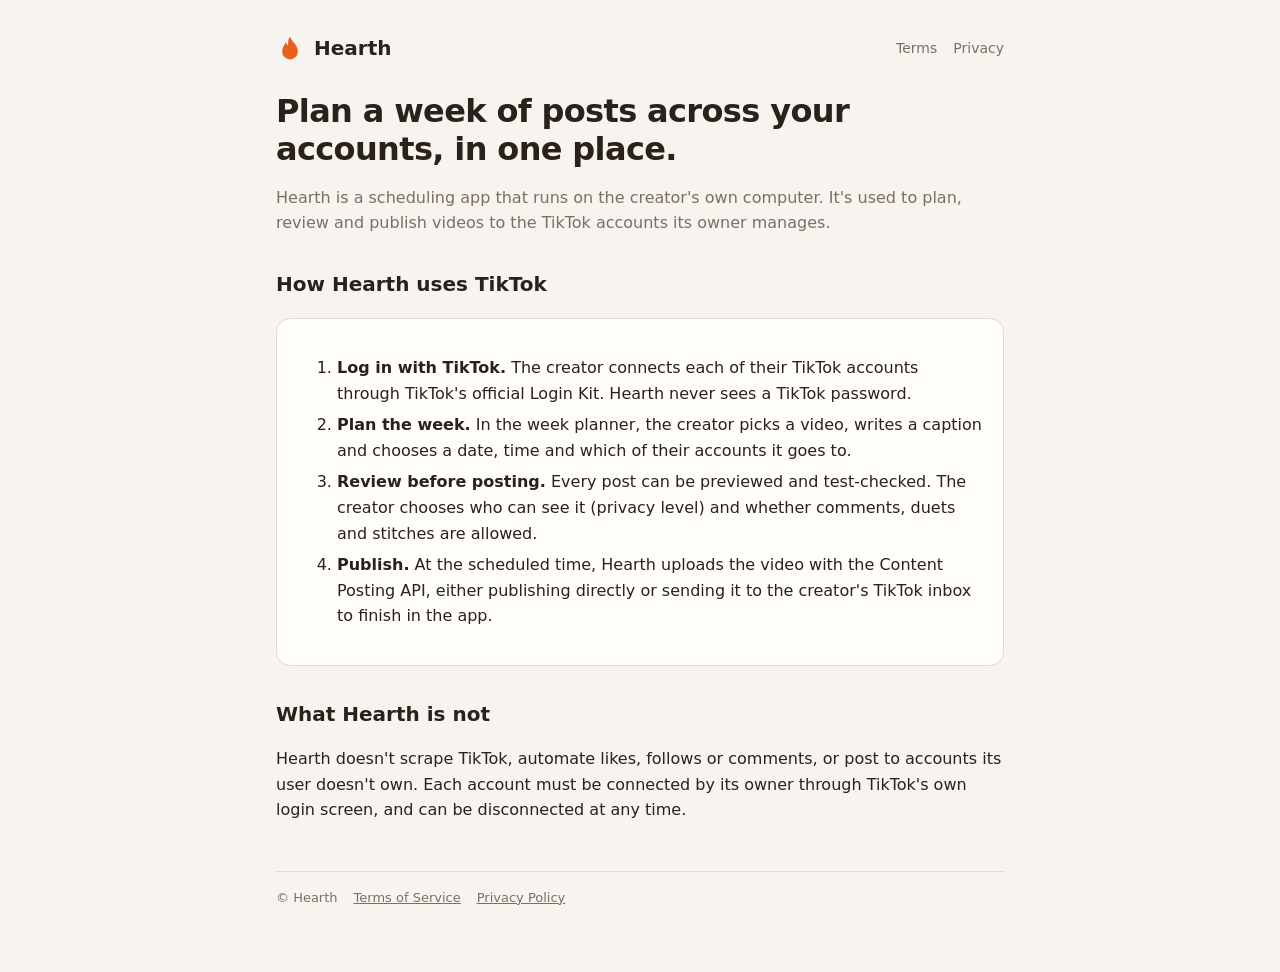
<file: index.html>
<!doctype html>
<html lang="en">
<head>
  <meta charset="utf-8" />
  <meta name="viewport" content="width=device-width, initial-scale=1" />
  <title>Hearth</title>
  <meta name="description" content="Hearth is a self-hosted scheduler for planning and publishing TikTok and Instagram posts across your own accounts." />
  <link rel="stylesheet" href="style.css" />
</head>
<body>
  <div class="wrap">
    <header><a href="./"><svg viewBox="0 0 32 32" aria-hidden="true"><path d="M16 3c2 6 9 9 9 17a9 9 0 0 1-18 0c0-5 3-7 4-11 1 3 3 4 3 4s-1-6 2-10z"/></svg>Hearth</a>
      <nav><a href="terms.html">Terms</a><a href="privacy.html">Privacy</a></nav></header>

    <h1>Plan a week of posts across your accounts, in one place.</h1>
    <p class="muted">Hearth is a scheduling app that runs on the creator's own computer. It's used to plan, review and publish videos to the TikTok accounts its owner manages.</p>

    <h2>How Hearth uses TikTok</h2>
    <div class="card">
      <ol class="steps">
        <li><b>Log in with TikTok.</b> The creator connects each of their TikTok accounts through TikTok's official Login Kit. Hearth never sees a TikTok password.</li>
        <li><b>Plan the week.</b> In the week planner, the creator picks a video, writes a caption and chooses a date, time and which of their accounts it goes to.</li>
        <li><b>Review before posting.</b> Every post can be previewed and test-checked. The creator chooses who can see it (privacy level) and whether comments, duets and stitches are allowed.</li>
        <li><b>Publish.</b> At the scheduled time, Hearth uploads the video with the Content Posting API, either publishing directly or sending it to the creator's TikTok inbox to finish in the app.</li>
      </ol>
    </div>

    <h2>What Hearth is not</h2>
    <p>Hearth doesn't scrape TikTok, automate likes, follows or comments, or post to accounts its user doesn't own. Each account must be connected by its owner through TikTok's own login screen, and can be disconnected at any time.</p>

    <footer><span>© Hearth</span><a href="terms.html">Terms of Service</a><a href="privacy.html">Privacy Policy</a></footer>
  </div>
</body>
</html>
</file>
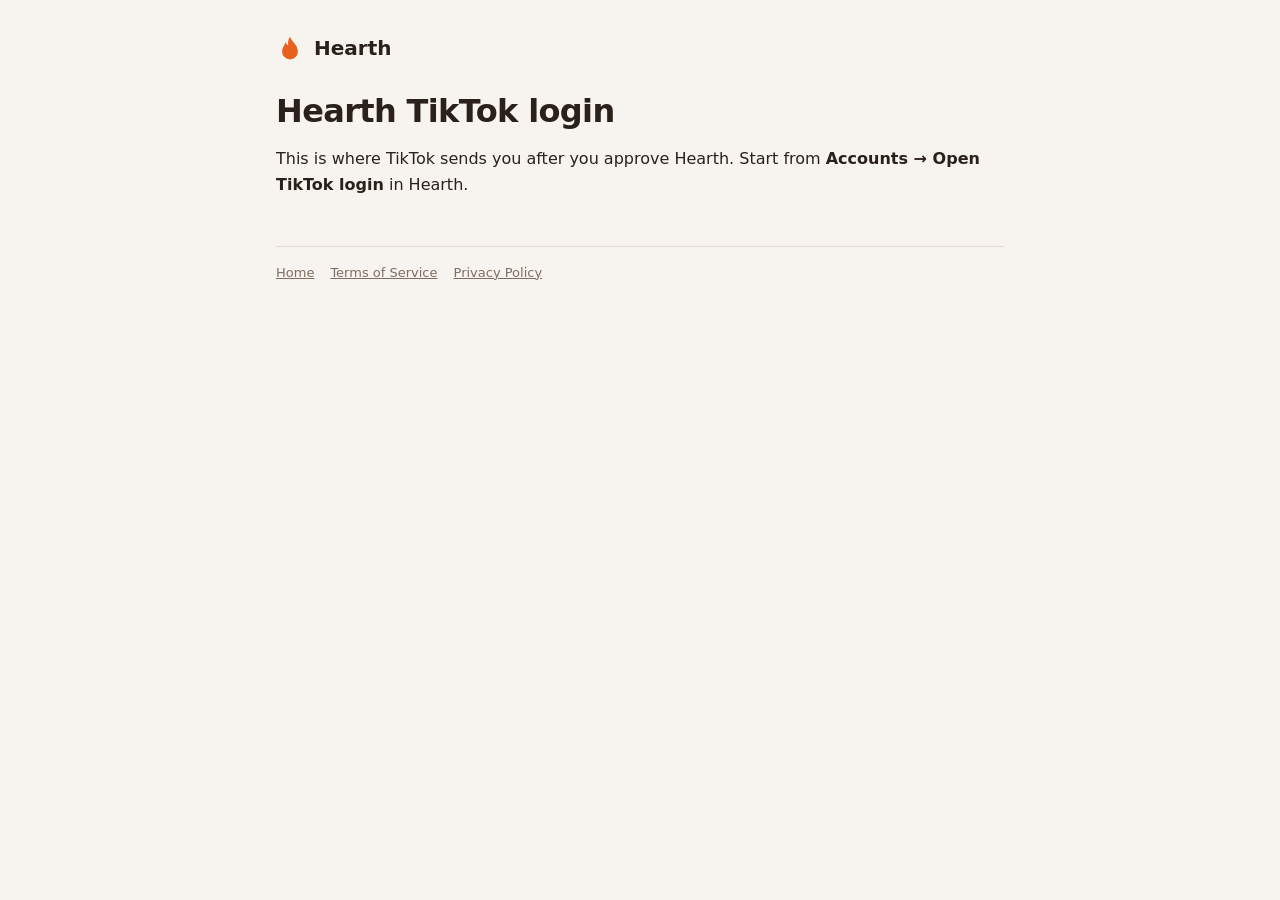
<file: callback.html>
<!doctype html>
<html lang="en">
<head>
  <meta charset="utf-8" />
  <meta name="viewport" content="width=device-width, initial-scale=1" />
  <meta name="robots" content="noindex" />
  <meta name="referrer" content="no-referrer" />
  <title>Hearth · TikTok login</title>
  <link rel="stylesheet" href="style.css" />
</head>
<body>
  <div class="wrap">
    <header><a href="./"><svg viewBox="0 0 32 32" aria-hidden="true"><path d="M16 3c2 6 9 9 9 17a9 9 0 0 1-18 0c0-5 3-7 4-11 1 3 3 4 3 4s-1-6 2-10z"/></svg>Hearth</a></header>

    <div id="ok" hidden>
      <h1><span class="ok">✓</span> TikTok approved</h1>
      <p>Copy this address and paste it into Hearth on your computer (<b>Accounts → Connect</b>).</p>
      <div class="card">
        <div class="code" id="addr"></div>
        <p style="margin:14px 0 0"><button class="btn" id="copy">Copy address</button> <span id="copied" class="ok" hidden>Copied!</span></p>
      </div>
      <p class="muted">This page doesn't send your login anywhere. The code stays in your browser until you paste it into Hearth, and it only works once, for a few minutes.</p>
    </div>

    <div id="err" hidden>
      <h1><span class="bad">✕</span> TikTok didn't connect</h1>
      <div class="card"><p id="errmsg" style="margin:0"></p></div>
      <p>Go back to Hearth and click <b>Open TikTok login</b> to try again.</p>
    </div>

    <div id="none" hidden>
      <h1>Hearth TikTok login</h1>
      <p>This is where TikTok sends you after you approve Hearth. Start from <b>Accounts → Open TikTok login</b> in Hearth.</p>
    </div>

    <footer><a href="./">Home</a><a href="terms.html">Terms of Service</a><a href="privacy.html">Privacy Policy</a></footer>
  </div>
  <script>
    // Everything happens in the browser: nothing is sent to any server from this page.
    const q = new URLSearchParams(location.search);
    const show = (id) => (document.getElementById(id).hidden = false);
    if (q.get('code')) {
      show('ok');
      document.getElementById('addr').textContent = location.href;
      document.getElementById('copy').onclick = async () => {
        try { await navigator.clipboard.writeText(location.href); }
        catch { const r = document.createRange(); r.selectNodeContents(document.getElementById('addr')); getSelection().removeAllRanges(); getSelection().addRange(r); document.execCommand('copy'); }
        document.getElementById('copied').hidden = false;
      };
    } else if (q.get('error')) {
      show('err');
      document.getElementById('errmsg').textContent = q.get('error_description') || q.get('error');
    } else show('none');
  </script>
</body>
</html>
</file>
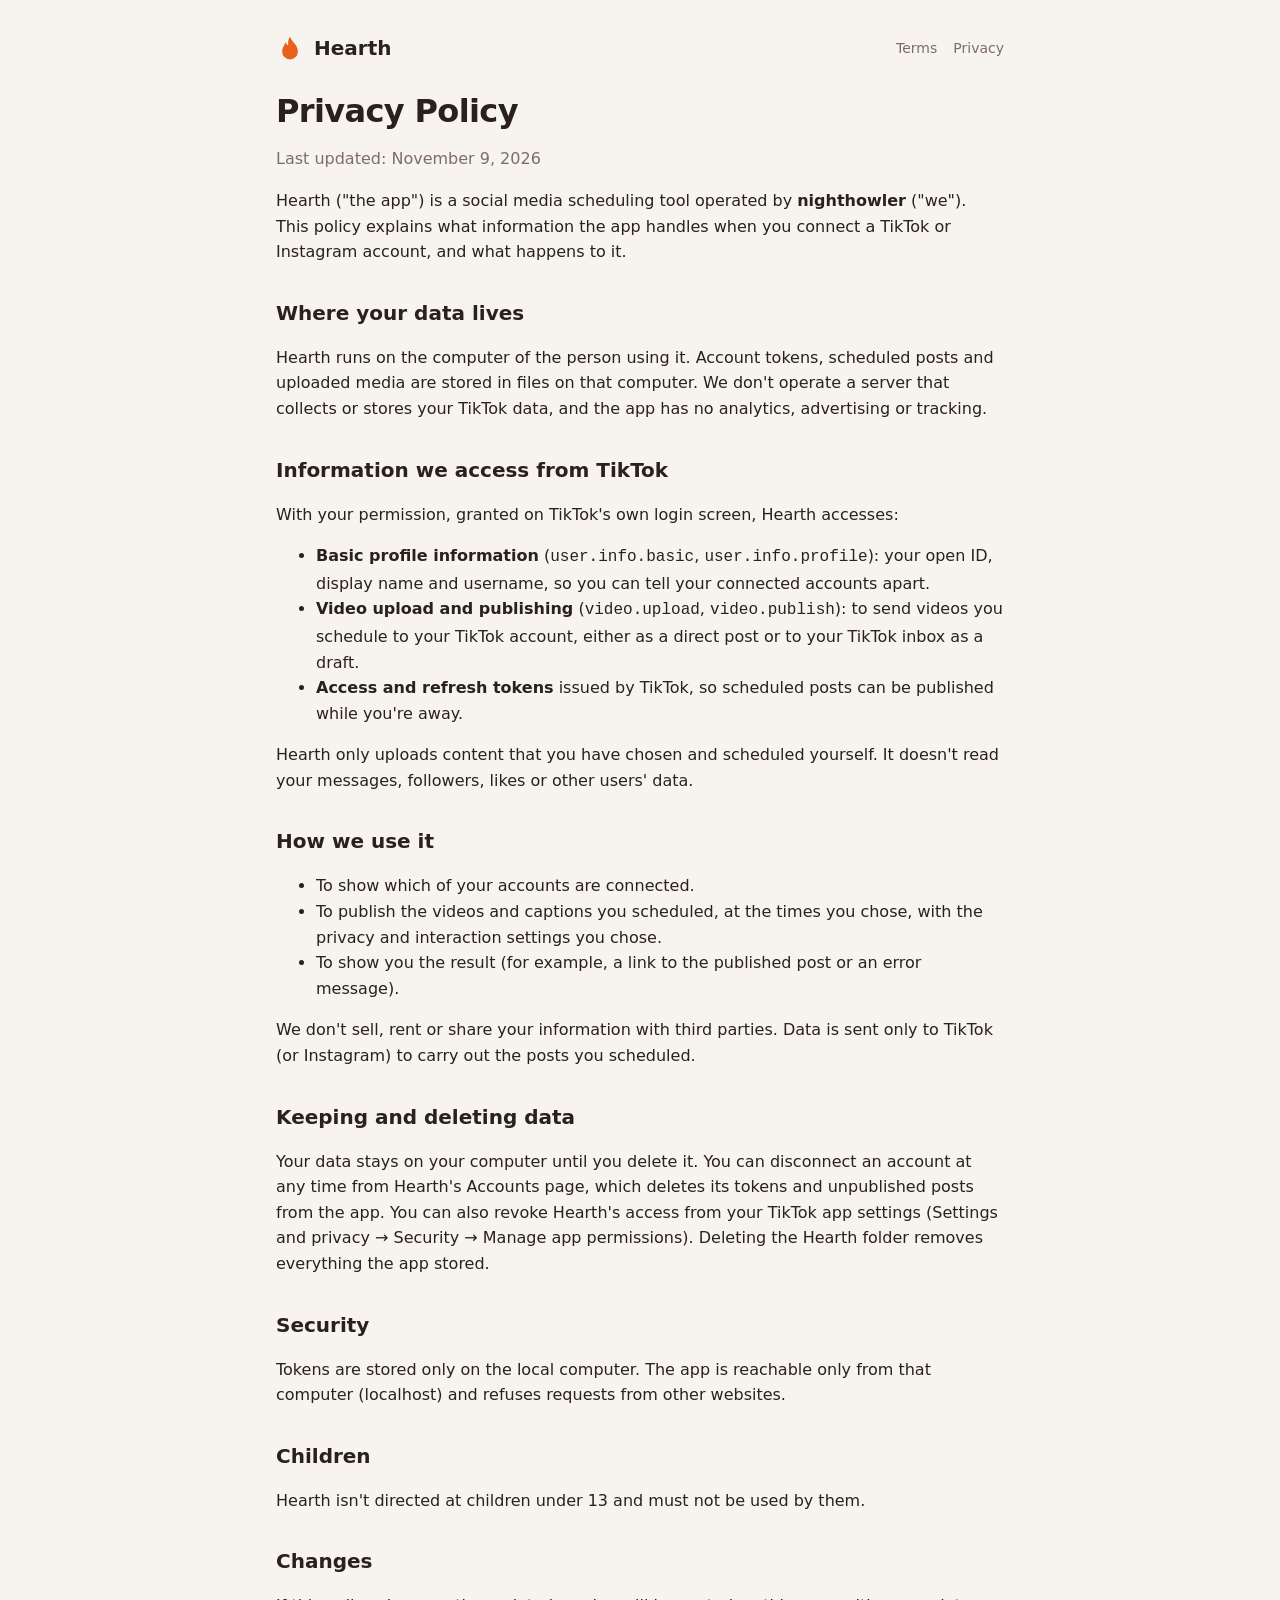
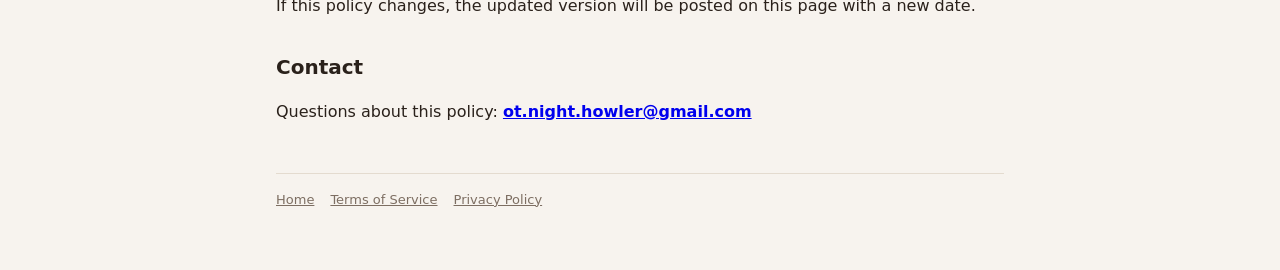
<file: privacy.html>
<!doctype html>
<html lang="en">
<head>
  <meta charset="utf-8" />
  <meta name="viewport" content="width=device-width, initial-scale=1" />
  <title>Privacy Policy · Hearth</title>
  <link rel="stylesheet" href="style.css" />
</head>
<body>
  <div class="wrap">
    <header><a href="./"><svg viewBox="0 0 32 32" aria-hidden="true"><path d="M16 3c2 6 9 9 9 17a9 9 0 0 1-18 0c0-5 3-7 4-11 1 3 3 4 3 4s-1-6 2-10z"/></svg>Hearth</a>
      <nav><a href="terms.html">Terms</a><a href="privacy.html">Privacy</a></nav></header>

    <h1>Privacy Policy</h1>
    <p class="muted">Last updated: November 9, 2026</p>

    <p>Hearth ("the app") is a social media scheduling tool operated by <b>nighthowler</b> ("we"). This policy explains what information the app handles when you connect a TikTok or Instagram account, and what happens to it.</p>

    <h2>Where your data lives</h2>
    <p>Hearth runs on the computer of the person using it. Account tokens, scheduled posts and uploaded media are stored in files on that computer. We don't operate a server that collects or stores your TikTok data, and the app has no analytics, advertising or tracking.</p>

    <h2>Information we access from TikTok</h2>
    <p>With your permission, granted on TikTok's own login screen, Hearth accesses:</p>
    <ul>
      <li><b>Basic profile information</b> (<code>user.info.basic</code>, <code>user.info.profile</code>): your open ID, display name and username, so you can tell your connected accounts apart.</li>
      <li><b>Video upload and publishing</b> (<code>video.upload</code>, <code>video.publish</code>): to send videos you schedule to your TikTok account, either as a direct post or to your TikTok inbox as a draft.</li>
      <li><b>Access and refresh tokens</b> issued by TikTok, so scheduled posts can be published while you're away.</li>
    </ul>
    <p>Hearth only uploads content that you have chosen and scheduled yourself. It doesn't read your messages, followers, likes or other users' data.</p>

    <h2>How we use it</h2>
    <ul>
      <li>To show which of your accounts are connected.</li>
      <li>To publish the videos and captions you scheduled, at the times you chose, with the privacy and interaction settings you chose.</li>
      <li>To show you the result (for example, a link to the published post or an error message).</li>
    </ul>
    <p>We don't sell, rent or share your information with third parties. Data is sent only to TikTok (or Instagram) to carry out the posts you scheduled.</p>

    <h2>Keeping and deleting data</h2>
    <p>Your data stays on your computer until you delete it. You can disconnect an account at any time from Hearth's Accounts page, which deletes its tokens and unpublished posts from the app. You can also revoke Hearth's access from your TikTok app settings (Settings and privacy → Security → Manage app permissions). Deleting the Hearth folder removes everything the app stored.</p>

    <h2>Security</h2>
    <p>Tokens are stored only on the local computer. The app is reachable only from that computer (localhost) and refuses requests from other websites.</p>

    <h2>Children</h2>
    <p>Hearth isn't directed at children under 13 and must not be used by them.</p>

    <h2>Changes</h2>
    <p>If this policy changes, the updated version will be posted on this page with a new date.</p>

    <h2>Contact</h2>
    <p>Questions about this policy: <b><a href="mailto:ot.night.howler@gmail.com">ot.night.howler@gmail.com</a></b></p>

    <footer><a href="./">Home</a><a href="terms.html">Terms of Service</a><a href="privacy.html">Privacy Policy</a></footer>
  </div>
</body>
</html>
</file>
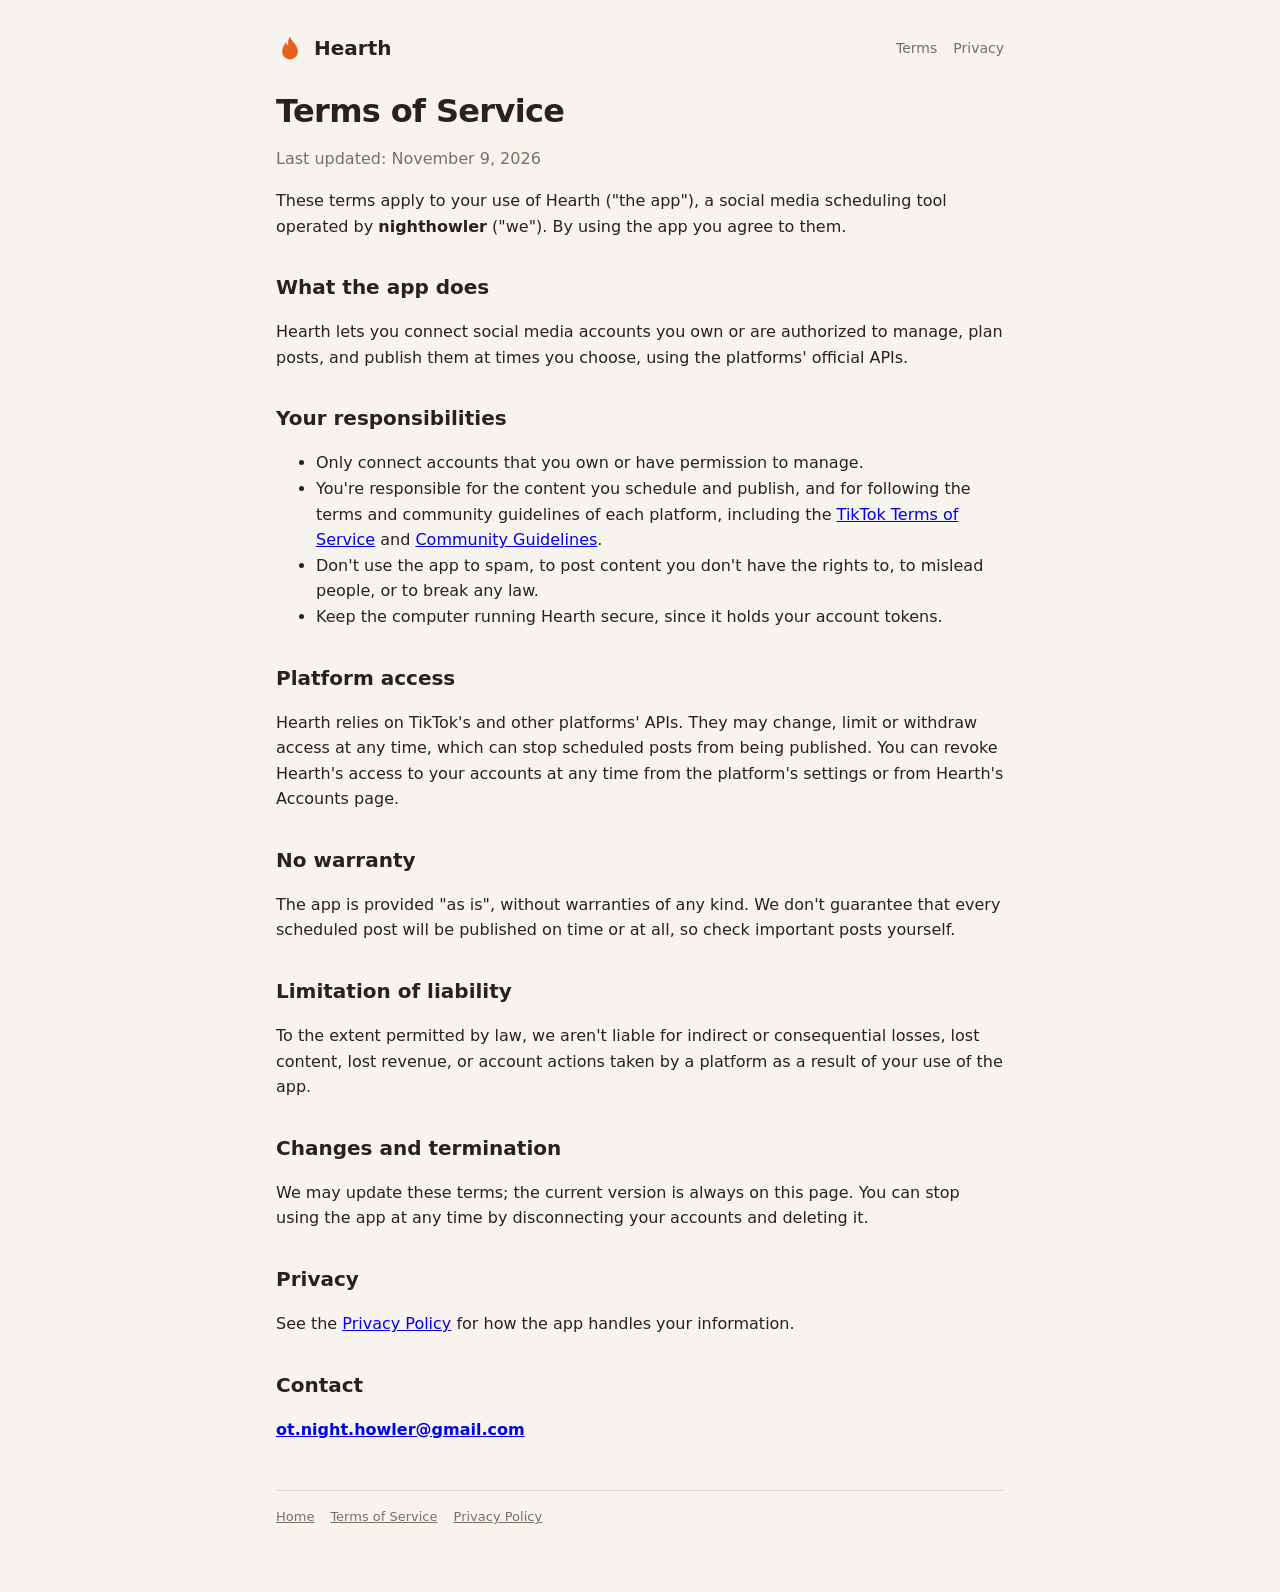
<file: terms.html>
<!doctype html>
<html lang="en">
<head>
  <meta charset="utf-8" />
  <meta name="viewport" content="width=device-width, initial-scale=1" />
  <title>Terms of Service · Hearth</title>
  <link rel="stylesheet" href="style.css" />
</head>
<body>
  <div class="wrap">
    <header><a href="./"><svg viewBox="0 0 32 32" aria-hidden="true"><path d="M16 3c2 6 9 9 9 17a9 9 0 0 1-18 0c0-5 3-7 4-11 1 3 3 4 3 4s-1-6 2-10z"/></svg>Hearth</a>
      <nav><a href="terms.html">Terms</a><a href="privacy.html">Privacy</a></nav></header>

    <h1>Terms of Service</h1>
    <p class="muted">Last updated: November 9, 2026</p>

    <p>These terms apply to your use of Hearth ("the app"), a social media scheduling tool operated by <b>nighthowler</b> ("we"). By using the app you agree to them.</p>

    <h2>What the app does</h2>
    <p>Hearth lets you connect social media accounts you own or are authorized to manage, plan posts, and publish them at times you choose, using the platforms' official APIs.</p>

    <h2>Your responsibilities</h2>
    <ul>
      <li>Only connect accounts that you own or have permission to manage.</li>
      <li>You're responsible for the content you schedule and publish, and for following the terms and community guidelines of each platform, including the <a href="https://www.tiktok.com/legal/terms-of-service">TikTok Terms of Service</a> and <a href="https://www.tiktok.com/community-guidelines">Community Guidelines</a>.</li>
      <li>Don't use the app to spam, to post content you don't have the rights to, to mislead people, or to break any law.</li>
      <li>Keep the computer running Hearth secure, since it holds your account tokens.</li>
    </ul>

    <h2>Platform access</h2>
    <p>Hearth relies on TikTok's and other platforms' APIs. They may change, limit or withdraw access at any time, which can stop scheduled posts from being published. You can revoke Hearth's access to your accounts at any time from the platform's settings or from Hearth's Accounts page.</p>

    <h2>No warranty</h2>
    <p>The app is provided "as is", without warranties of any kind. We don't guarantee that every scheduled post will be published on time or at all, so check important posts yourself.</p>

    <h2>Limitation of liability</h2>
    <p>To the extent permitted by law, we aren't liable for indirect or consequential losses, lost content, lost revenue, or account actions taken by a platform as a result of your use of the app.</p>

    <h2>Changes and termination</h2>
    <p>We may update these terms; the current version is always on this page. You can stop using the app at any time by disconnecting your accounts and deleting it.</p>

    <h2>Privacy</h2>
    <p>See the <a href="privacy.html">Privacy Policy</a> for how the app handles your information.</p>

    <h2>Contact</h2>
    <p><b><a href="mailto:ot.night.howler@gmail.com">ot.night.howler@gmail.com</a></b></p>

    <footer><a href="./">Home</a><a href="terms.html">Terms of Service</a><a href="privacy.html">Privacy Policy</a></footer>
  </div>
</body>
</html>
</file>
<file: style.css>
:root { --bg: #f7f3ee; --panel: #fffdfa; --line: #e4dbcf; --text: #2a211b; --muted: #7d6e62; --ember: #e8611c; --ember-soft: #fde6d6; color-scheme: light; }
@media (prefers-color-scheme: dark) { :root { --bg: #15100d; --panel: #1e1713; --line: #3a2d24; --text: #f3e9e0; --muted: #a8958a; --ember-soft: #3d2216; color-scheme: dark; } }
* { box-sizing: border-box; }
body { margin: 0; background: var(--bg); color: var(--text); font: 16px/1.6 ui-sans-serif, system-ui, "Segoe UI", Roboto, sans-serif; }
.wrap { max-width: 760px; margin: 0 auto; padding: 32px 16px 64px; }
header { display: flex; align-items: center; gap: 10px; font-weight: 700; font-size: 20px; margin-bottom: 28px; }
header svg { width: 28px; height: 28px; fill: var(--ember); }
header a { color: inherit; text-decoration: none; display: flex; align-items: center; gap: 10px; }
nav { margin-left: auto; display: flex; gap: 16px; font-size: 14px; font-weight: 500; }
nav a { color: var(--muted); text-decoration: none; }
nav a:hover { color: var(--ember); }
h1 { font-size: 32px; line-height: 1.2; margin: 0 0 12px; letter-spacing: -.02em; }
h2 { font-size: 20px; margin: 32px 0 8px; }
p, li { color: var(--text); }
.muted { color: var(--muted); }
.card { background: var(--panel); border: 1px solid var(--line); border-radius: 14px; padding: 20px; margin: 18px 0; }
.code { font: 14px/1.5 ui-monospace, Consolas, monospace; background: var(--bg); border: 1px solid var(--line); border-radius: 10px; padding: 12px; word-break: break-all; user-select: all; }
.btn { display: inline-block; background: var(--ember); color: #fff; border: 0; border-radius: 10px; padding: 11px 18px; font: inherit; font-weight: 700; cursor: pointer; text-decoration: none; }
.btn:hover { filter: brightness(1.06); }
.ok { color: #2f9e5b; font-weight: 700; }
.bad { color: #d23c3c; font-weight: 700; }
.steps li { margin: 6px 0; }
footer { margin-top: 48px; padding-top: 16px; border-top: 1px solid var(--line); font-size: 13px; color: var(--muted); display: flex; gap: 16px; flex-wrap: wrap; }
footer a { color: var(--muted); }
</file>
